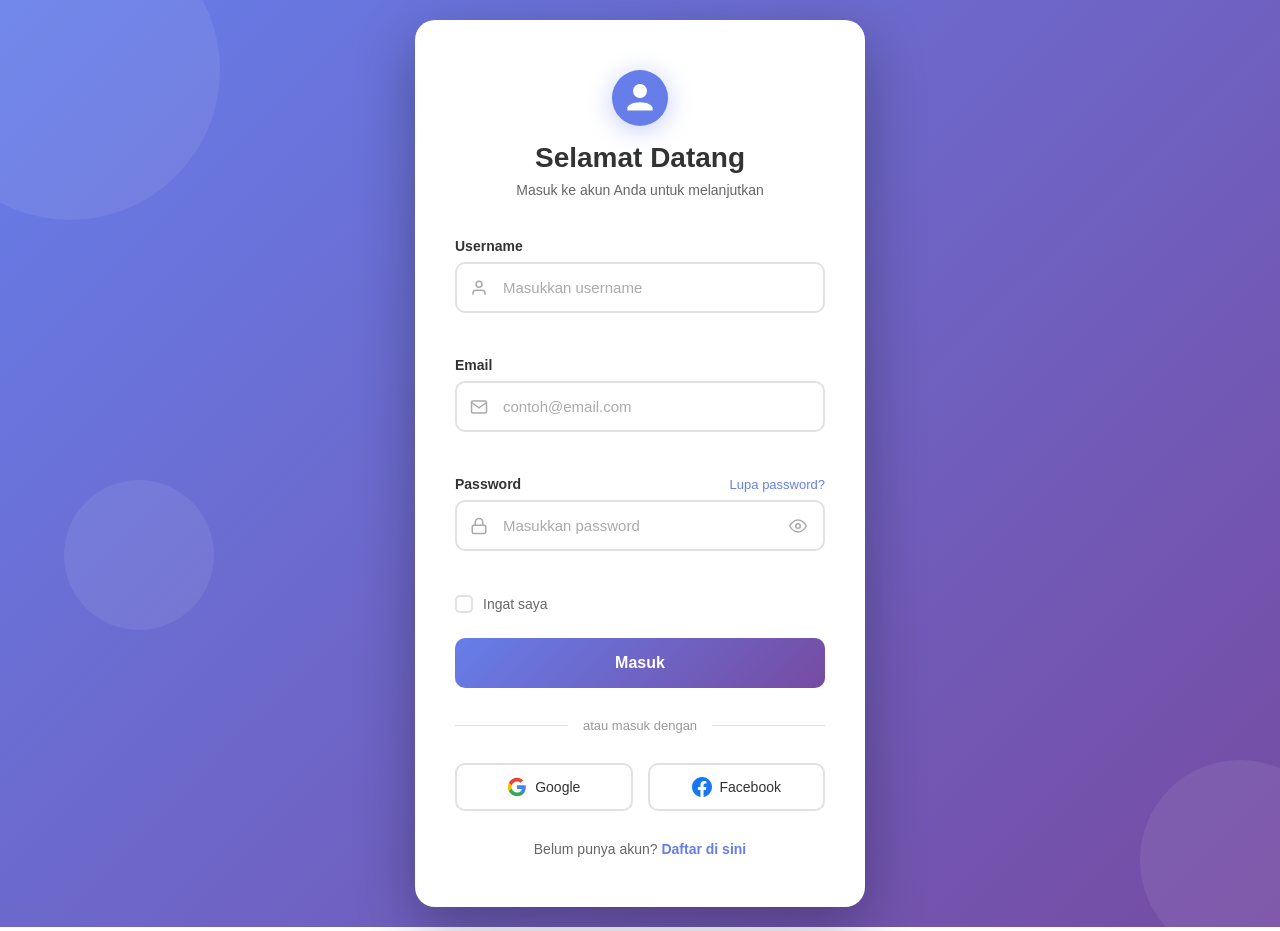
<file: login/login.html>
<!DOCTYPE html>
<html lang="id">
<head>
    <meta charset="UTF-8">
    <meta name="viewport" content="width=device-width, initial-scale=1.0">
    <title>Sign In</title>
    <link rel="stylesheet" href="css/login.css">
</head>
<body>

    <div class="bg-bubbles">
        <div class="bubble"></div>
        <div class="bubble"></div>
        <div class="bubble"></div>
    </div>

    <div class="login-container">

        <div class="login-header">
            <div class="logo-icon">
                <svg viewBox="0 0 40 40" fill="none" xmlns="http://www.w3.org/2000/svg">
                    <circle cx="20" cy="20" r="20" fill="url(#grad)"/>
                    <path d="M20 10a5 5 0 1 1 0 10 5 5 0 0 1 0-10zm0 13c5.33 0 9 2.24 9 4v2H11v-2c0-1.76 3.67-4 9-4z" fill="white"/>
                    <defs>
                        <linearGradient id="grad" x1="0" y1="0" x2="40" y2="40">
                            <stop offset="0%" stop-color="#667eea"/>
                            <stop offset="100%" stop-color="#764ba2"/>
                        </linearGradient>
                    </defs>
                </svg>
            </div>
            <h1>Selamat Datang</h1>
            <p>Masuk ke akun Anda untuk melanjutkan</p>
        </div>

        <form id="loginForm" action="#" method="POST" novalidate>

            <!-- Username -->
            <div class="form-group" id="group-username">
                <label for="username">Username</label>
                <div class="input-wrapper">
                    <span class="input-icon">
                        <svg viewBox="0 0 24 24" fill="none" stroke="currentColor" stroke-width="2">
                            <path d="M20 21v-2a4 4 0 0 0-4-4H8a4 4 0 0 0-4 4v2"/>
                            <circle cx="12" cy="7" r="4"/>
                        </svg>
                    </span>
                    <input type="text" id="username" name="username" placeholder="Masukkan username" autocomplete="username">
                </div>
                <span class="error-msg" id="error-username"></span>
            </div>

            <!-- Email -->
            <div class="form-group" id="group-email">
                <label for="email">Email</label>
                <div class="input-wrapper">
                    <span class="input-icon">
                        <svg viewBox="0 0 24 24" fill="none" stroke="currentColor" stroke-width="2">
                            <path d="M4 4h16c1.1 0 2 .9 2 2v12c0 1.1-.9 2-2 2H4c-1.1 0-2-.9-2-2V6c0-1.1.9-2 2-2z"/>
                            <polyline points="22,6 12,13 2,6"/>
                        </svg>
                    </span>
                    <input type="email" id="email" name="email" placeholder="contoh@email.com" autocomplete="email">
                </div>
                <span class="error-msg" id="error-email"></span>
            </div>

            <!-- Password -->
            <div class="form-group" id="group-password">
                <label for="password">
                    Password
                    <a href="#" class="forgot-link">Lupa password?</a>
                </label>
                <div class="input-wrapper">
                    <span class="input-icon">
                        <svg viewBox="0 0 24 24" fill="none" stroke="currentColor" stroke-width="2">
                            <rect x="3" y="11" width="18" height="11" rx="2" ry="2"/>
                            <path d="M7 11V7a5 5 0 0 1 10 0v4"/>
                        </svg>
                    </span>
                    <input type="password" id="password" name="password" placeholder="Masukkan password" autocomplete="current-password">
                    <button type="button" class="toggle-password" onclick="togglePassword()">
                        <svg id="eyeIcon" viewBox="0 0 24 24" fill="none" stroke="currentColor" stroke-width="2">
                            <path d="M1 12s4-8 11-8 11 8 11 8-4 8-11 8-11-8-11-8z"/>
                            <circle cx="12" cy="12" r="3"/>
                        </svg>
                    </button>
                </div>
                <span class="error-msg" id="error-password"></span>
            </div>

            <!-- Remember Me -->
            <div class="remember-group">
                <label class="remember-label">
                    <input type="checkbox" id="remember" name="remember">
                    <span class="custom-checkbox"></span>
                    Ingat saya
                </label>
            </div>

            <button type="submit" class="btn-login" id="btnLogin" >
                <span class="btn-text">Masuk</span>
                <span class="btn-loader" id="btnLoader"></span>
            </button>

        </form>

        <div class="divider">
            <span>atau masuk dengan</span>
        </div>

        <div class="social-login">
            <button type="button" class="btn-social" id="btnGoogle">
                <svg viewBox="0 0 24 24" fill="none" xmlns="http://www.w3.org/2000/svg">
                    <path d="M22.56 12.25c0-.78-.07-1.53-.2-2.25H12v4.26h5.92c-.26 1.37-1.04 2.53-2.21 3.31v2.77h3.57c2.08-1.92 3.28-4.74 3.28-8.09z" fill="#4285F4"/>
                    <path d="M12 23c2.97 0 5.46-.98 7.28-2.66l-3.57-2.77c-.98.66-2.23 1.06-3.71 1.06-2.86 0-5.29-1.93-6.16-4.53H2.18v2.84C3.99 20.53 7.7 23 12 23z" fill="#34A853"/>
                    <path d="M5.84 14.09c-.22-.66-.35-1.36-.35-2.09s.13-1.43.35-2.09V7.07H2.18C1.43 8.55 1 10.22 1 12s.43 3.45 1.18 4.93l2.85-2.22.81-.62z" fill="#FBBC05"/>
                    <path d="M12 5.38c1.62 0 3.06.56 4.21 1.64l3.15-3.15C17.45 2.09 14.97 1 12 1 7.7 1 3.99 3.47 2.18 7.07l3.66 2.84c.87-2.6 3.3-4.53 6.16-4.53z" fill="#EA4335"/>
                </svg>
                Google
            </button>
            <button type="button" class="btn-social" id="btnFacebook">
                <svg viewBox="0 0 24 24" fill="#1877F2" xmlns="http://www.w3.org/2000/svg">
                    <path d="M24 12.073c0-6.627-5.373-12-12-12s-12 5.373-12 12c0 5.99 4.388 10.954 10.125 11.854v-8.385H7.078v-3.47h3.047V9.43c0-3.007 1.792-4.669 4.533-4.669 1.312 0 2.686.235 2.686.235v2.953H15.83c-1.491 0-1.956.925-1.956 1.874v2.25h3.328l-.532 3.47h-2.796v8.385C19.612 23.027 24 18.062 24 12.073z"/>
                </svg>
                Facebook
            </button>
        </div>

        <p class="signup-link">
            Belum punya akun? <a href="signup.html">Daftar di sini</a>
        </p>

    </div>

    <script src="js/login.js"></script>
</body>
</html>
</file>
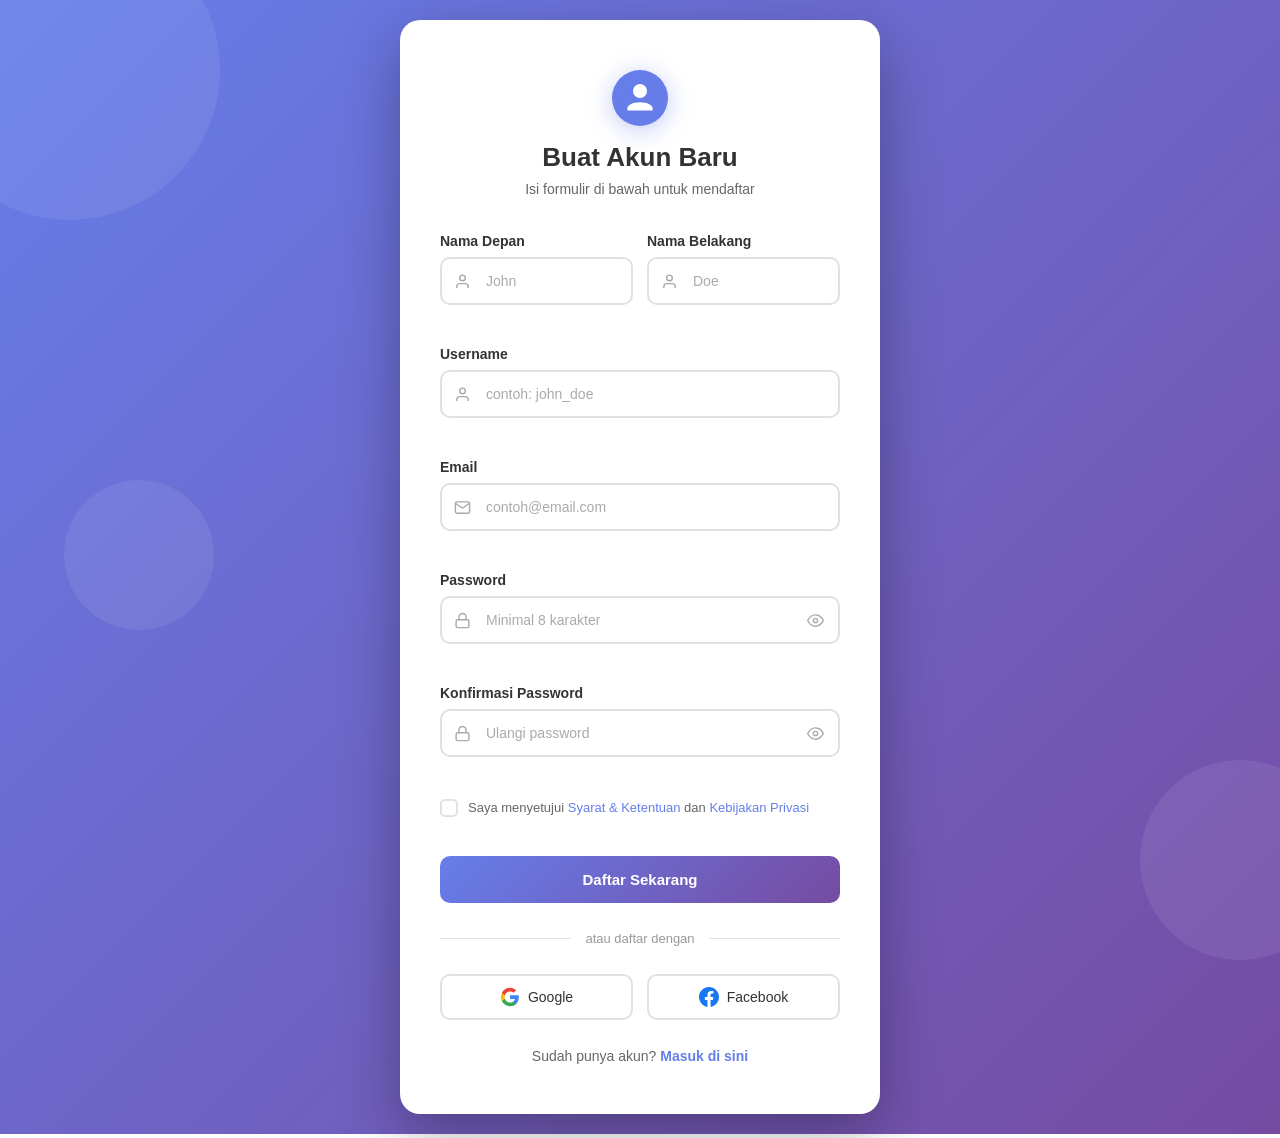
<file: login/signup.html>
<!DOCTYPE html>
<html lang="id">
<head>
    <meta charset="UTF-8">
    <meta name="viewport" content="width=device-width, initial-scale=1.0">
    <title>Sign Up</title>
    <link rel="stylesheet" href="css/signup.css">
</head>
<body>

    <div class="bg-bubbles">
        <div class="bubble"></div>
        <div class="bubble"></div>
        <div class="bubble"></div>
    </div>

    <div class="signup-container">

        <div class="signup-header">
            <div class="logo-icon">
                <svg viewBox="0 0 40 40" fill="none" xmlns="http://www.w3.org/2000/svg">
                    <circle cx="20" cy="20" r="20" fill="url(#grad)"/>
                    <path d="M20 10a5 5 0 1 1 0 10 5 5 0 0 1 0-10zm0 13c5.33 0 9 2.24 9 4v2H11v-2c0-1.76 3.67-4 9-4z" fill="white"/>
                    <defs>
                        <linearGradient id="grad" x1="0" y1="0" x2="40" y2="40">
                            <stop offset="0%" stop-color="#667eea"/>
                            <stop offset="100%" stop-color="#764ba2"/>
                        </linearGradient>
                    </defs>
                </svg>
            </div>
            <h1>Buat Akun Baru</h1>
            <p>Isi formulir di bawah untuk mendaftar</p>
        </div>

        <form id="registerForm" action="#" method="POST">

            <!-- Nama Depan & Belakang -->
            <div class="form-row">
                <div class="form-group" id="group-firstName">
                    <label for="firstName">Nama Depan</label>
                    <div class="input-wrapper">
                        <span class="input-icon">
                            <svg viewBox="0 0 24 24" fill="none" stroke="currentColor" stroke-width="2">
                                <path d="M20 21v-2a4 4 0 0 0-4-4H8a4 4 0 0 0-4 4v2"/>
                                <circle cx="12" cy="7" r="4"/>
                            </svg>
                        </span>
                        <input type="text" id="firstName" name="firstName" placeholder="John" autocomplete="given-name">
                    </div>
                    <span class="error-msg" id="error-firstName"></span>
                </div>
                <div class="form-group" id="group-lastName">
                    <label for="lastName">Nama Belakang</label>
                    <div class="input-wrapper">
                        <span class="input-icon">
                            <svg viewBox="0 0 24 24" fill="none" stroke="currentColor" stroke-width="2">
                                <path d="M20 21v-2a4 4 0 0 0-4-4H8a4 4 0 0 0-4 4v2"/>
                                <circle cx="12" cy="7" r="4"/>
                            </svg>
                        </span>
                        <input type="text" id="lastName" name="lastName" placeholder="Doe" autocomplete="family-name">
                    </div>
                    <span class="error-msg" id="error-lastName"></span>
                </div>
            </div>

            <!-- Username -->
            <div class="form-group" id="group-username">
                <label for="username">Username</label>
                <div class="input-wrapper">
                    <span class="input-icon">
                        <svg viewBox="0 0 24 24" fill="none" stroke="currentColor" stroke-width="2">
                            <path d="M20 21v-2a4 4 0 0 0-4-4H8a4 4 0 0 0-4 4v2"/>
                            <circle cx="12" cy="7" r="4"/>
                        </svg>
                    </span>
                    <input type="text" id="username" name="username" placeholder="contoh: john_doe" autocomplete="username">
                </div>
                <span class="error-msg" id="error-username"></span>
            </div>

            <!-- Email -->
            <div class="form-group" id="group-email">
                <label for="email">Email</label>
                <div class="input-wrapper">
                    <span class="input-icon">
                        <svg viewBox="0 0 24 24" fill="none" stroke="currentColor" stroke-width="2">
                            <path d="M4 4h16c1.1 0 2 .9 2 2v12c0 1.1-.9 2-2 2H4c-1.1 0-2-.9-2-2V6c0-1.1.9-2 2-2z"/>
                            <polyline points="22,6 12,13 2,6"/>
                        </svg>
                    </span>
                    <input type="email" id="email" name="email" placeholder="contoh@email.com" autocomplete="email">
                </div>
                <span class="error-msg" id="error-email"></span>
            </div>

           
            <!-- Password -->
            <div class="form-group" id="group-password">
                <label for="password">Password</label>
                <div class="input-wrapper">
                    <span class="input-icon">
                        <svg viewBox="0 0 24 24" fill="none" stroke="currentColor" stroke-width="2">
                            <rect x="3" y="11" width="18" height="11" rx="2" ry="2"/>
                            <path d="M7 11V7a5 5 0 0 1 10 0v4"/>
                        </svg>
                    </span>
                    <input type="password" id="password" name="password" placeholder="Minimal 8 karakter" autocomplete="new-password">
                    <button type="button" class="toggle-password" onclick="togglePassword('password', 'eyeIcon1')">
                        <svg id="eyeIcon1" viewBox="0 0 24 24" fill="none" stroke="currentColor" stroke-width="2">
                            <path d="M1 12s4-8 11-8 11 8 11 8-4 8-11 8-11-8-11-8z"/>
                            <circle cx="12" cy="12" r="3"/>
                        </svg>
                    </button>
                </div>
                <div class="password-strength" id="strengthBar">
                    <div class="strength-fill" id="strengthFill"></div>
                </div>
                <span class="strength-label" id="strengthLabel"></span>
                <span class="error-msg" id="error-password"></span>
            </div>

            <!-- Konfirmasi Password -->
            <div class="form-group" id="group-confirmPassword">
                <label for="confirmPassword">Konfirmasi Password</label>
                <div class="input-wrapper">
                    <span class="input-icon">
                        <svg viewBox="0 0 24 24" fill="none" stroke="currentColor" stroke-width="2">
                            <rect x="3" y="11" width="18" height="11" rx="2" ry="2"/>
                            <path d="M7 11V7a5 5 0 0 1 10 0v4"/>
                        </svg>
                    </span>
                    <input type="password" id="confirmPassword" name="confirmPassword" placeholder="Ulangi password" autocomplete="new-password">
                    <button type="button" class="toggle-password" onclick="togglePassword('confirmPassword', 'eyeIcon2')">
                        <svg id="eyeIcon2" viewBox="0 0 24 24" fill="none" stroke="currentColor" stroke-width="2">
                            <path d="M1 12s4-8 11-8 11 8 11 8-4 8-11 8-11-8-11-8z"/>
                            <circle cx="12" cy="12" r="3"/>
                        </svg>
                    </button>
                </div>
                <span class="error-msg" id="error-confirmPassword"></span>
            </div>

            <!-- Terms -->
            <div class="checkbox-group">
                <label class="terms-label">
                    <input type="checkbox" id="terms" name="terms">
                    <span class="custom-checkbox"></span>
                    <span>Saya menyetujui <a href="#">Syarat &amp; Ketentuan</a> dan <a href="#">Kebijakan Privasi</a></span>
                </label>
            </div>
            <span class="error-msg" id="error-terms"></span>

            <button type="submit" class="btn-signup" id="btnSignup" onclick="window.location.href='login.html'">
                <span class="btn-text">Daftar Sekarang</span>
                <span class="btn-loader"></span>
            </button>

        </form>

        <div class="divider">
            <span>atau daftar dengan</span>
        </div>

        <div class="social-login">
            <button type="button" class="btn-social" id="btnGoogle">
                <svg viewBox="0 0 24 24" fill="none" xmlns="http://www.w3.org/2000/svg">
                    <path d="M22.56 12.25c0-.78-.07-1.53-.2-2.25H12v4.26h5.92c-.26 1.37-1.04 2.53-2.21 3.31v2.77h3.57c2.08-1.92 3.28-4.74 3.28-8.09z" fill="#4285F4"/>
                    <path d="M12 23c2.97 0 5.46-.98 7.28-2.66l-3.57-2.77c-.98.66-2.23 1.06-3.71 1.06-2.86 0-5.29-1.93-6.16-4.53H2.18v2.84C3.99 20.53 7.7 23 12 23z" fill="#34A853"/>
                    <path d="M5.84 14.09c-.22-.66-.35-1.36-.35-2.09s.13-1.43.35-2.09V7.07H2.18C1.43 8.55 1 10.22 1 12s.43 3.45 1.18 4.93l2.85-2.22.81-.62z" fill="#FBBC05"/>
                    <path d="M12 5.38c1.62 0 3.06.56 4.21 1.64l3.15-3.15C17.45 2.09 14.97 1 12 1 7.7 1 3.99 3.47 2.18 7.07l3.66 2.84c.87-2.6 3.3-4.53 6.16-4.53z" fill="#EA4335"/>
                </svg>
                Google
            </button>
            <button type="button" class="btn-social" id="btnFacebook">
                <svg viewBox="0 0 24 24" fill="#1877F2" xmlns="http://www.w3.org/2000/svg">
                    <path d="M24 12.073c0-6.627-5.373-12-12-12s-12 5.373-12 12c0 5.99 4.388 10.954 10.125 11.854v-8.385H7.078v-3.47h3.047V9.43c0-3.007 1.792-4.669 4.533-4.669 1.312 0 2.686.235 2.686.235v2.953H15.83c-1.491 0-1.956.925-1.956 1.874v2.25h3.328l-.532 3.47h-2.796v8.385C19.612 23.027 24 18.062 24 12.073z"/>
                </svg>
                Facebook
            </button>
        </div>

        <p class="login-link">
            Sudah punya akun? <a href="login.html">Masuk di sini</a>
        </p>

    </div>

    <script src="js/signup.js"></script>

<script src="js/register.js" defer></script>
</body>
</html>
</file>
<file: login/css/login.css>
/* ===== RESET & BASE ===== */
* {
    margin: 0;
    padding: 0;
    box-sizing: border-box;
}

body {
    font-family: 'Segoe UI', Tahoma, Geneva, Verdana, sans-serif;
    background: linear-gradient(135deg, #667eea 0%, #764ba2 100%);
    min-height: 100vh;
    display: flex;
    align-items: center;
    justify-content: center;
    padding: 20px;
    position: relative;
    overflow: hidden;
}

/* ===== ANIMATED BACKGROUND BUBBLES ===== */
.bg-bubbles {
    position: fixed;
    inset: 0;
    pointer-events: none;
    z-index: 0;
}

.bubble {
    position: absolute;
    border-radius: 50%;
    background: rgba(255, 255, 255, 0.08);
    animation: floatBubble 12s infinite ease-in-out;
}

.bubble:nth-child(1) {
    width: 300px;
    height: 300px;
    top: -80px;
    left: -80px;
    animation-duration: 14s;
}

.bubble:nth-child(2) {
    width: 200px;
    height: 200px;
    bottom: -60px;
    right: -60px;
    animation-duration: 10s;
    animation-delay: -4s;
}

.bubble:nth-child(3) {
    width: 150px;
    height: 150px;
    bottom: 30%;
    left: 5%;
    animation-duration: 16s;
    animation-delay: -8s;
}

@keyframes floatBubble {
    0%, 100% { transform: translateY(0) scale(1); }
    50% { transform: translateY(-20px) scale(1.05); }
}

/* ===== CONTAINER ===== */
.login-container {
    background: #ffffff;
    border-radius: 20px;
    box-shadow: 0 20px 60px rgba(0, 0, 0, 0.3);
    width: 100%;
    max-width: 450px;
    padding: 50px 40px;
    position: relative;
    z-index: 1;
    animation: fadeSlideUp 0.5s ease both;
}

@keyframes fadeSlideUp {
    from {
        opacity: 0;
        transform: translateY(24px);
    }
    to {
        opacity: 1;
        transform: translateY(0);
    }
}

/* ===== HEADER ===== */
.login-header {
    text-align: center;
    margin-bottom: 40px;
}

.logo-icon {
    display: inline-flex;
    margin-bottom: 16px;
}

.logo-icon svg {
    width: 56px;
    height: 56px;
    filter: drop-shadow(0 4px 12px rgba(102, 126, 234, 0.4));
}

.login-header h1 {
    color: #333;
    font-size: 28px;
    font-weight: 700;
    margin-bottom: 8px;
}

.login-header p {
    color: #666;
    font-size: 14px;
}

/* ===== FORM GROUP ===== */
.form-group {
    margin-bottom: 22px;
}

.form-group label {
    display: flex;
    justify-content: space-between;
    align-items: center;
    color: #333;
    font-size: 14px;
    font-weight: 600;
    margin-bottom: 8px;
}

.forgot-link {
    color: #667eea;
    text-decoration: none;
    font-size: 13px;
    font-weight: 500;
    transition: color 0.2s;
}

.forgot-link:hover {
    color: #764ba2;
    text-decoration: underline;
}

/* ===== INPUT WRAPPER ===== */
.input-wrapper {
    position: relative;
    display: flex;
    align-items: center;
}

.input-icon {
    position: absolute;
    left: 15px;
    display: flex;
    align-items: center;
    color: #aaa;
    pointer-events: none;
    transition: color 0.3s;
}

.input-icon svg {
    width: 18px;
    height: 18px;
}

.input-wrapper input {
    width: 100%;
    padding: 15px 20px 15px 46px;
    border: 2px solid #e1e1e1;
    border-radius: 10px;
    font-size: 15px;
    transition: all 0.3s ease;
    outline: none;
    background: #fff;
}

.input-wrapper input:focus {
    border-color: #667eea;
    box-shadow: 0 0 0 4px rgba(102, 126, 234, 0.1);
}

.input-wrapper input:focus + .input-icon,
.input-wrapper:focus-within .input-icon {
    color: #667eea;
}

.input-wrapper input::placeholder {
    color: #aaa;
}

/* Input state: error */
.form-group.has-error .input-wrapper input {
    border-color: #e53e3e;
    box-shadow: 0 0 0 4px rgba(229, 62, 62, 0.1);
}

/* Input state: success */
.form-group.has-success .input-wrapper input {
    border-color: #38a169;
    box-shadow: 0 0 0 4px rgba(56, 161, 105, 0.1);
}

.error-msg {
    display: block;
    color: #e53e3e;
    font-size: 12px;
    margin-top: 6px;
    min-height: 16px;
    opacity: 0;
    transform: translateY(-4px);
    transition: all 0.2s ease;
}

.form-group.has-error .error-msg {
    opacity: 1;
    transform: translateY(0);
}

/* ===== TOGGLE PASSWORD BUTTON ===== */
.toggle-password {
    position: absolute;
    right: 14px;
    background: none;
    border: none;
    color: #aaa;
    cursor: pointer;
    display: flex;
    align-items: center;
    padding: 4px;
    border-radius: 4px;
    transition: color 0.2s;
}

.toggle-password:hover {
    color: #667eea;
}

.toggle-password svg {
    width: 18px;
    height: 18px;
}

/* ===== REMEMBER ME ===== */
.remember-group {
    margin-bottom: 25px;
}

.remember-label {
    display: flex;
    align-items: center;
    gap: 10px;
    cursor: pointer;
    color: #666;
    font-size: 14px;
    user-select: none;
}

.remember-label input[type="checkbox"] {
    display: none;
}

.custom-checkbox {
    width: 18px;
    height: 18px;
    border: 2px solid #e1e1e1;
    border-radius: 5px;
    display: inline-flex;
    align-items: center;
    justify-content: center;
    flex-shrink: 0;
    transition: all 0.2s ease;
    background: #fff;
}

.remember-label input[type="checkbox"]:checked + .custom-checkbox {
    background: linear-gradient(135deg, #667eea 0%, #764ba2 100%);
    border-color: transparent;
}

.remember-label input[type="checkbox"]:checked + .custom-checkbox::after {
    content: '';
    width: 5px;
    height: 9px;
    border: 2px solid #fff;
    border-top: none;
    border-left: none;
    transform: rotate(45deg) translateY(-1px);
}

/* ===== LOGIN BUTTON ===== */
.btn-login {
    width: 100%;
    padding: 16px;
    background: linear-gradient(135deg, #667eea 0%, #764ba2 100%);
    border: none;
    border-radius: 10px;
    color: #fff;
    font-size: 16px;
    font-weight: 600;
    cursor: pointer;
    transition: all 0.3s ease;
    display: flex;
    align-items: center;
    justify-content: center;
    gap: 10px;
    position: relative;
    overflow: hidden;
}

.btn-login:hover {
    transform: translateY(-2px);
    box-shadow: 0 10px 30px rgba(102, 126, 234, 0.4);
}

.btn-login:active {
    transform: translateY(0);
}

.btn-login:disabled {
    opacity: 0.75;
    cursor: not-allowed;
    transform: none;
}

/* Loading spinner */
.btn-loader {
    display: none;
    width: 18px;
    height: 18px;
    border: 2px solid rgba(255,255,255,0.4);
    border-top-color: #fff;
    border-radius: 50%;
    animation: spin 0.7s linear infinite;
}

.btn-login.loading .btn-loader {
    display: inline-block;
}

.btn-login.loading .btn-text {
    opacity: 0.8;
}

@keyframes spin {
    to { transform: rotate(360deg); }
}

/* ===== DIVIDER ===== */
.divider {
    display: flex;
    align-items: center;
    margin: 30px 0;
}

.divider::before,
.divider::after {
    content: '';
    flex: 1;
    height: 1px;
    background: #e1e1e1;
}

.divider span {
    padding: 0 15px;
    color: #999;
    font-size: 13px;
}

/* ===== SOCIAL LOGIN ===== */
.social-login {
    display: flex;
    gap: 15px;
}

.btn-social {
    flex: 1;
    padding: 12px;
    border: 2px solid #e1e1e1;
    border-radius: 10px;
    background: #fff;
    cursor: pointer;
    transition: all 0.3s ease;
    display: flex;
    align-items: center;
    justify-content: center;
    gap: 8px;
    font-size: 14px;
    font-weight: 500;
    color: #333;
    font-family: inherit;
}

.btn-social:hover {
    border-color: #667eea;
    background: #f8f9ff;
    transform: translateY(-1px);
}

.btn-social svg {
    width: 20px;
    height: 20px;
}

/* ===== SIGNUP LINK ===== */
.signup-link {
    text-align: center;
    margin-top: 30px;
    color: #666;
    font-size: 14px;
}

.signup-link a {
    color: #667eea;
    text-decoration: none;
    font-weight: 600;
    transition: color 0.2s;
}

.signup-link a:hover {
    color: #764ba2;
    text-decoration: underline;
}

/* ===== TOAST NOTIFICATION ===== */
.toast {
    position: fixed;
    top: 24px;
    left: 50%;
    transform: translateX(-50%) translateY(-80px);
    background: #333;
    color: #fff;
    padding: 12px 24px;
    border-radius: 10px;
    font-size: 14px;
    font-weight: 500;
    z-index: 9999;
    transition: transform 0.35s cubic-bezier(0.34, 1.56, 0.64, 1);
    white-space: nowrap;
    box-shadow: 0 8px 24px rgba(0,0,0,0.2);
}

.toast.show {
    transform: translateX(-50%) translateY(0);
}

.toast.success { background: linear-gradient(135deg, #38a169, #276749); }
.toast.error   { background: linear-gradient(135deg, #e53e3e, #9b2c2c); }

/* ===== RESPONSIVE ===== */
@media (max-width: 480px) {
    .login-container {
        padding: 40px 25px;
    }

    .social-login {
        flex-direction: column;
    }
}
</file>
<file: login/css/signup.css>
/* ===== RESET & BASE ===== */
* { margin: 0; padding: 0; box-sizing: border-box; }

body {
    font-family: 'Segoe UI', Tahoma, Geneva, Verdana, sans-serif;
    background: linear-gradient(135deg, #667eea 0%, #764ba2 100%);
    min-height: 100vh;
    display: flex;
    align-items: center;
    justify-content: center;
    padding: 20px;
    position: relative;
    overflow-x: hidden;
}

/* ===== BACKGROUND BUBBLES ===== */
.bg-bubbles { position: fixed; inset: 0; pointer-events: none; z-index: 0; }
.bubble { position: absolute; border-radius: 50%; background: rgba(255,255,255,0.08); animation: floatBubble 12s infinite ease-in-out; }
.bubble:nth-child(1) { width: 300px; height: 300px; top: -80px; left: -80px; animation-duration: 14s; }
.bubble:nth-child(2) { width: 200px; height: 200px; bottom: -60px; right: -60px; animation-duration: 10s; animation-delay: -4s; }
.bubble:nth-child(3) { width: 150px; height: 150px; bottom: 30%; left: 5%; animation-duration: 16s; animation-delay: -8s; }
@keyframes floatBubble { 0%,100% { transform: translateY(0) scale(1); } 50% { transform: translateY(-20px) scale(1.05); } }

/* ===== CONTAINER ===== */
.signup-container {
    background: #fff;
    border-radius: 20px;
    box-shadow: 0 20px 60px rgba(0,0,0,0.3);
    width: 100%;
    max-width: 480px;
    padding: 50px 40px;
    position: relative;
    z-index: 1;
    animation: fadeSlideUp 0.5s ease both;
}
@keyframes fadeSlideUp { from { opacity: 0; transform: translateY(24px); } to { opacity: 1; transform: translateY(0); } }

/* ===== HEADER ===== */
.signup-header { text-align: center; margin-bottom: 36px; }
.logo-icon { display: inline-flex; margin-bottom: 16px; }
.logo-icon svg { width: 56px; height: 56px; filter: drop-shadow(0 4px 12px rgba(102,126,234,0.4)); }
.signup-header h1 { color: #333; font-size: 26px; font-weight: 700; margin-bottom: 8px; }
.signup-header p { color: #666; font-size: 14px; }

/* ===== FORM ROW ===== */
.form-row { display: flex; gap: 14px; }
.form-row .form-group { flex: 1; }

/* ===== FORM GROUP ===== */
.form-group { margin-bottom: 20px; }
.form-group label {
    display: flex;
    align-items: center;
    gap: 6px;
    color: #333;
    font-size: 14px;
    font-weight: 600;
    margin-bottom: 8px;
}
.optional { color: #aaa; font-size: 12px; font-weight: 400; }

/* ===== INPUT WRAPPER ===== */
.input-wrapper { position: relative; display: flex; align-items: center; }
.input-icon { position: absolute; left: 14px; display: flex; align-items: center; color: #aaa; pointer-events: none; transition: color 0.3s; }
.input-icon svg { width: 17px; height: 17px; }
.input-wrapper input {
    width: 100%;
    padding: 14px 44px;
    border: 2px solid #e1e1e1;
    border-radius: 10px;
    font-size: 14px;
    font-family: inherit;
    transition: all 0.3s ease;
    outline: none;
    background: #fff;
}
.input-wrapper input:focus { border-color: #667eea; box-shadow: 0 0 0 4px rgba(102,126,234,0.1); }
.input-wrapper:focus-within .input-icon { color: #667eea; }
.input-wrapper input::placeholder { color: #aaa; }

/* State: error */
.form-group.has-error .input-wrapper input { border-color: #e53e3e; box-shadow: 0 0 0 4px rgba(229,62,62,0.1); }
/* State: success */
.form-group.has-success .input-wrapper input { border-color: #38a169; box-shadow: 0 0 0 4px rgba(56,161,105,0.1); }

.error-msg {
    display: block;
    color: #e53e3e;
    font-size: 12px;
    margin-top: 5px;
    min-height: 16px;
    opacity: 0;
    transform: translateY(-4px);
    transition: all 0.2s ease;
}
.form-group.has-error .error-msg,
#error-terms.show { opacity: 1; transform: translateY(0); }

/* ===== TOGGLE PASSWORD ===== */
.toggle-password {
    position: absolute;
    right: 12px;
    background: none;
    border: none;
    color: #aaa;
    cursor: pointer;
    display: flex;
    align-items: center;
    padding: 4px;
    border-radius: 4px;
    transition: color 0.2s;
}
.toggle-password:hover { color: #667eea; }
.toggle-password svg { width: 17px; height: 17px; }

/* ===== PASSWORD STRENGTH ===== */
.password-strength {
    height: 4px;
    background: #e1e1e1;
    border-radius: 4px;
    margin-top: 8px;
    overflow: hidden;
    display: none;
}
.password-strength.visible { display: block; }
.strength-fill { height: 100%; width: 0; border-radius: 4px; transition: width 0.4s ease, background 0.4s ease; }
.strength-label { font-size: 11px; margin-top: 4px; display: none; }
.strength-label.visible { display: block; }

/* ===== CHECKBOX / TERMS ===== */
.checkbox-group { margin-bottom: 6px; }
.terms-label {
    display: flex;
    align-items: flex-start;
    gap: 10px;
    cursor: pointer;
    color: #666;
    font-size: 13px;
    line-height: 1.5;
    user-select: none;
}
.terms-label input[type="checkbox"] { display: none; }
.custom-checkbox {
    width: 18px;
    height: 18px;
    min-width: 18px;
    border: 2px solid #e1e1e1;
    border-radius: 5px;
    display: inline-flex;
    align-items: center;
    justify-content: center;
    transition: all 0.2s ease;
    margin-top: 1px;
}
.terms-label input[type="checkbox"]:checked + .custom-checkbox {
    background: linear-gradient(135deg, #667eea 0%, #764ba2 100%);
    border-color: transparent;
}
.terms-label input[type="checkbox"]:checked + .custom-checkbox::after {
    content: '';
    width: 5px;
    height: 9px;
    border: 2px solid #fff;
    border-top: none;
    border-left: none;
    transform: rotate(45deg) translateY(-1px);
}
.terms-label a { color: #667eea; text-decoration: none; }
.terms-label a:hover { text-decoration: underline; }
#error-terms { margin-bottom: 16px; }

/* ===== SUBMIT BUTTON ===== */
.btn-signup {
    width: 100%;
    padding: 15px;
    background: linear-gradient(135deg, #667eea 0%, #764ba2 100%);
    border: none;
    border-radius: 10px;
    color: #fff;
    font-size: 15px;
    font-weight: 600;
    font-family: inherit;
    cursor: pointer;
    transition: all 0.3s ease;
    display: flex;
    align-items: center;
    justify-content: center;
    gap: 10px;
    margin-top: 8px;
}
.btn-signup:hover { transform: translateY(-2px); box-shadow: 0 10px 30px rgba(102,126,234,0.4); }
.btn-signup:active { transform: translateY(0); }
.btn-signup:disabled { opacity: 0.75; cursor: not-allowed; transform: none; }
.btn-loader { display: none; width: 17px; height: 17px; border: 2px solid rgba(255,255,255,0.4); border-top-color: #fff; border-radius: 50%; animation: spin 0.7s linear infinite; }
.btn-signup.loading .btn-loader { display: inline-block; }
.btn-signup.loading .btn-text { opacity: 0.8; }
@keyframes spin { to { transform: rotate(360deg); } }

/* ===== DIVIDER ===== */
.divider { display: flex; align-items: center; margin: 28px 0; }
.divider::before, .divider::after { content: ''; flex: 1; height: 1px; background: #e1e1e1; }
.divider span { padding: 0 14px; color: #999; font-size: 13px; }

/* ===== SOCIAL ===== */
.social-login { display: flex; gap: 14px; }
.btn-social {
    flex: 1;
    padding: 11px;
    border: 2px solid #e1e1e1;
    border-radius: 10px;
    background: #fff;
    cursor: pointer;
    transition: all 0.3s ease;
    display: flex;
    align-items: center;
    justify-content: center;
    gap: 8px;
    font-size: 14px;
    font-weight: 500;
    color: #333;
    font-family: inherit;
}
.btn-social:hover { border-color: #667eea; background: #f8f9ff; transform: translateY(-1px); }
.btn-social svg { width: 20px; height: 20px; }

/* ===== LOGIN LINK ===== */
.login-link { text-align: center; margin-top: 28px; color: #666; font-size: 14px; }
.login-link a { color: #667eea; text-decoration: none; font-weight: 600; }
.login-link a:hover { color: #764ba2; text-decoration: underline; }

/* ===== TOAST ===== */
.toast {
    position: fixed;
    top: 24px;
    left: 50%;
    transform: translateX(-50%) translateY(-80px);
    background: #333;
    color: #fff;
    padding: 12px 24px;
    border-radius: 10px;
    font-size: 14px;
    font-weight: 500;
    z-index: 9999;
    transition: transform 0.35s cubic-bezier(0.34,1.56,0.64,1);
    white-space: nowrap;
    box-shadow: 0 8px 24px rgba(0,0,0,0.2);
}
.toast.show { transform: translateX(-50%) translateY(0); }
.toast.success { background: linear-gradient(135deg, #38a169, #276749); }
.toast.error   { background: linear-gradient(135deg, #e53e3e, #9b2c2c); }

/* ===== RESPONSIVE ===== */
@media (max-width: 480px) {
    .signup-container { padding: 40px 22px; }
    .form-row { flex-direction: column; gap: 0; }
    .social-login { flex-direction: column; }
}
</file>
